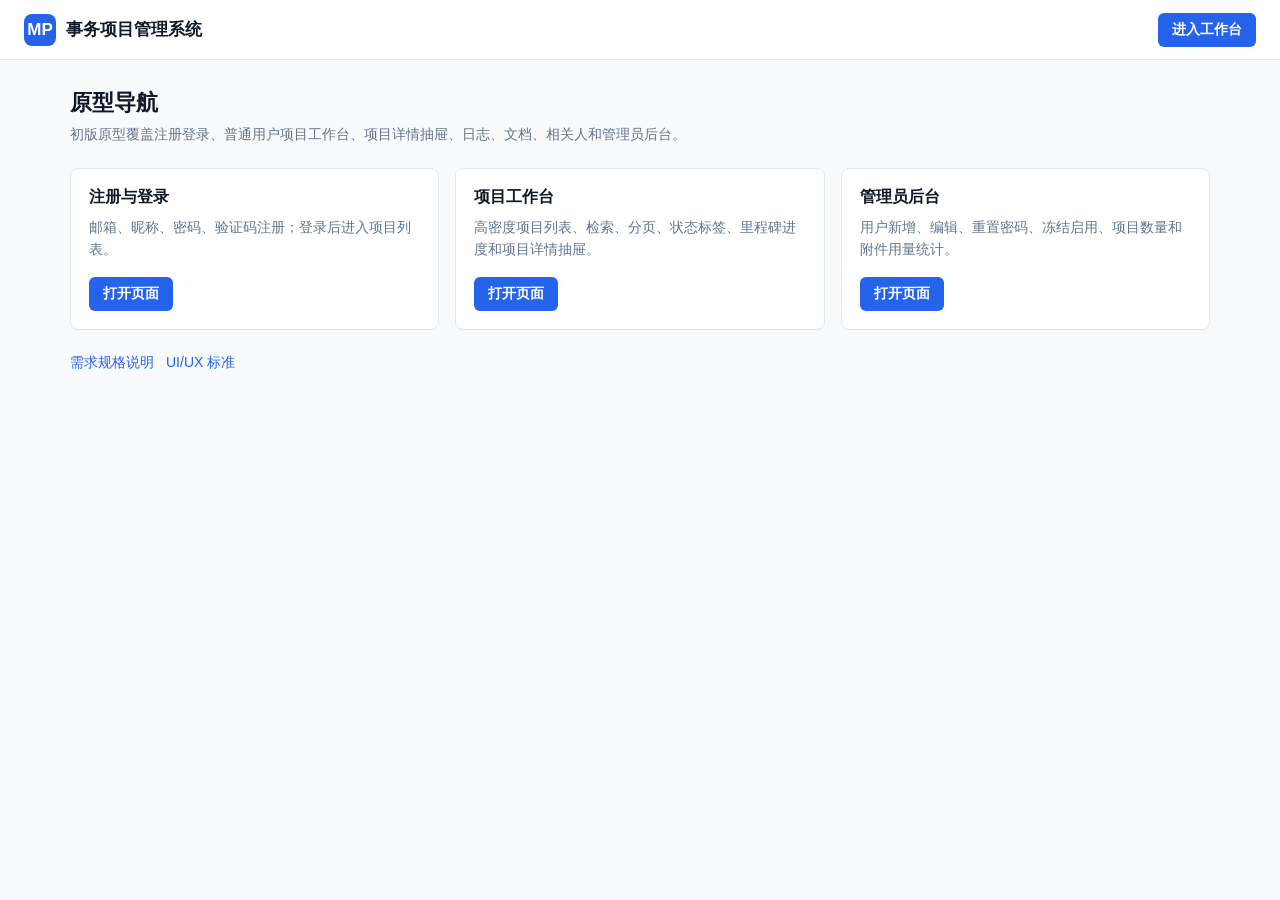
<file: docs/03-prototypes/index.html>
<!DOCTYPE html>
<html lang="zh-CN">
<head>
  <meta charset="UTF-8">
  <meta name="viewport" content="width=device-width, initial-scale=1.0">
  <title>个人工作事务项目管理系统 - 原型导航</title>
  <style>
    * { box-sizing: border-box; }
    body {
      margin: 0;
      font-family: -apple-system, BlinkMacSystemFont, "Segoe UI", "PingFang SC", "Microsoft YaHei", Arial, sans-serif;
      background: #f8fafc;
      color: #111827;
      font-size: 14px;
    }
    header {
      height: 60px;
      background: #fff;
      border-bottom: 1px solid #e2e8f0;
      display: flex;
      align-items: center;
      justify-content: space-between;
      padding: 0 24px;
    }
    .brand { display: flex; align-items: center; gap: 10px; font-weight: 700; font-size: 17px; }
    .logo { width: 32px; height: 32px; border-radius: 8px; background: #2563eb; color: #fff; display: grid; place-items: center; }
    main { max-width: 1180px; margin: 28px auto; padding: 0 20px; }
    h1 { font-size: 22px; margin: 0 0 8px; }
    .sub { color: #64748b; margin: 0 0 24px; }
    .grid { display: grid; grid-template-columns: repeat(3, minmax(0, 1fr)); gap: 16px; }
    .card { background: #fff; border: 1px solid #e2e8f0; border-radius: 8px; padding: 18px; }
    .card h2 { font-size: 16px; margin: 0 0 8px; }
    .card p { color: #64748b; line-height: 1.6; min-height: 44px; margin: 0 0 16px; }
    a.btn { display: inline-block; text-decoration: none; color: #fff; background: #2563eb; padding: 8px 14px; border-radius: 6px; font-weight: 600; }
    .links { margin-top: 24px; display: flex; gap: 12px; flex-wrap: wrap; }
    .links a { color: #2563eb; text-decoration: none; }
    @media (max-width: 820px) { .grid { grid-template-columns: 1fr; } header { padding: 0 16px; } }
  </style>
</head>
<body>
  <header>
    <div class="brand"><div class="logo">MP</div><span>事务项目管理系统</span></div>
    <a href="app.html" class="btn">进入工作台</a>
  </header>
  <main>
    <h1>原型导航</h1>
    <p class="sub">初版原型覆盖注册登录、普通用户项目工作台、项目详情抽屉、日志、文档、相关人和管理员后台。</p>
    <section class="grid">
      <article class="card">
        <h2>注册与登录</h2>
        <p>邮箱、昵称、密码、验证码注册；登录后进入项目列表。</p>
        <a class="btn" href="auth.html">打开页面</a>
      </article>
      <article class="card">
        <h2>项目工作台</h2>
        <p>高密度项目列表、检索、分页、状态标签、里程碑进度和项目详情抽屉。</p>
        <a class="btn" href="app.html">打开页面</a>
      </article>
      <article class="card">
        <h2>管理员后台</h2>
        <p>用户新增、编辑、重置密码、冻结启用、项目数量和附件用量统计。</p>
        <a class="btn" href="admin.html">打开页面</a>
      </article>
    </section>
    <div class="links">
      <a href="../02-requirements.md">需求规格说明</a>
      <a href="../../references/ui-ux-standards.md">UI/UX 标准</a>
    </div>
  </main>
</body>
</html>
</file>
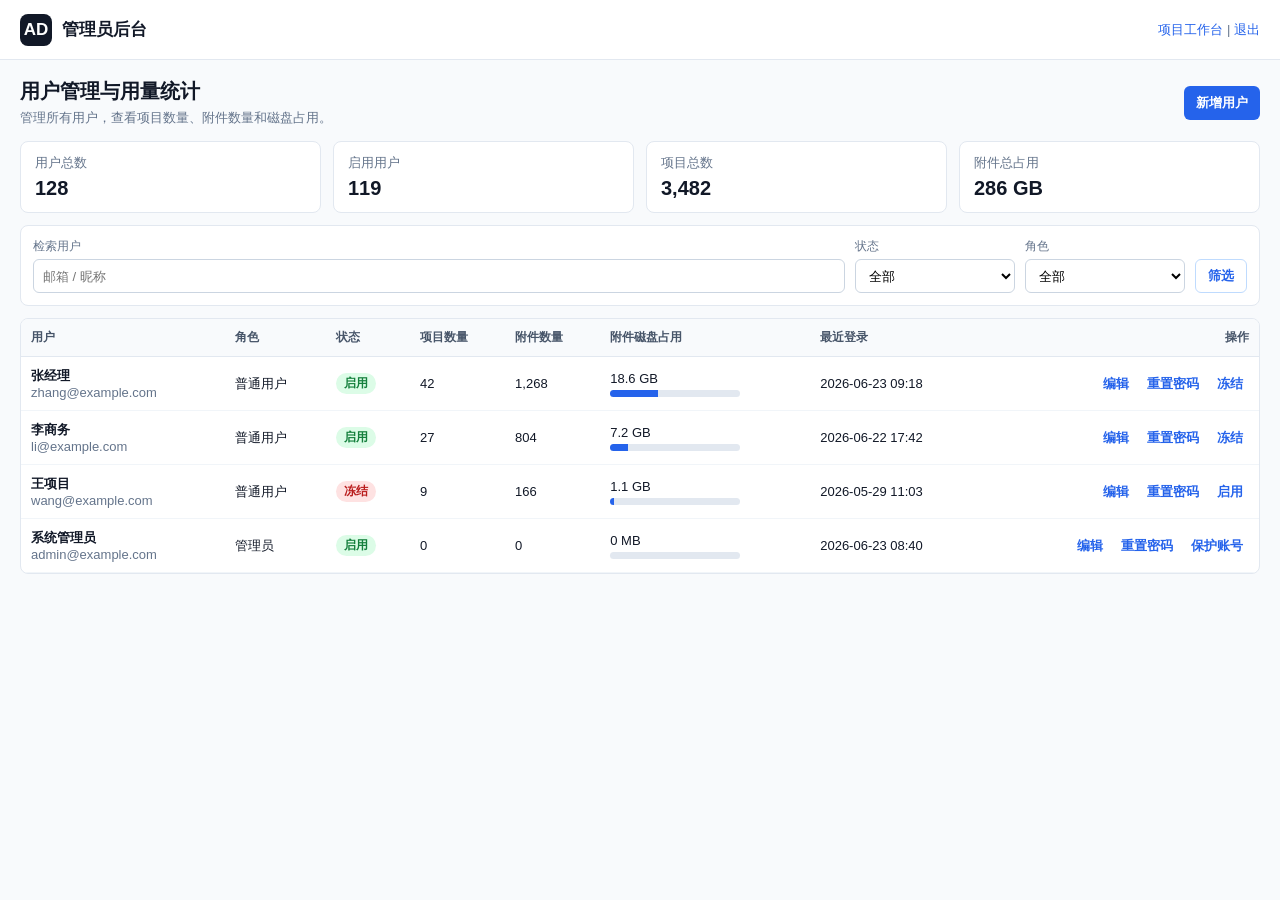
<file: docs/03-prototypes/admin.html>
<!DOCTYPE html>
<html lang="zh-CN">
<head>
  <meta charset="UTF-8">
  <meta name="viewport" content="width=device-width, initial-scale=1.0">
  <title>管理员后台 - 原型</title>
  <style>
    * { box-sizing: border-box; }
    body {
      margin: 0;
      font-family: -apple-system, BlinkMacSystemFont, "Segoe UI", "PingFang SC", "Microsoft YaHei", Arial, sans-serif;
      background: #f8fafc;
      color: #111827;
      font-size: 13px;
    }
    button, input, select { font: inherit; }
    header {
      height: 60px;
      background: #fff;
      border-bottom: 1px solid #e2e8f0;
      display: flex;
      align-items: center;
      justify-content: space-between;
      padding: 0 20px;
    }
    .brand { display: flex; align-items: center; gap: 10px; font-weight: 700; font-size: 17px; }
    .logo { width: 32px; height: 32px; border-radius: 8px; background: #111827; color: #fff; display: grid; place-items: center; }
    main { padding: 18px 20px 28px; }
    .topline { display: flex; justify-content: space-between; gap: 12px; align-items: center; margin-bottom: 14px; }
    h1 { font-size: 20px; margin: 0 0 4px; }
    .muted { color: #64748b; }
    .btn {
      border: 0;
      background: #2563eb;
      color: #fff;
      border-radius: 6px;
      min-height: 34px;
      padding: 7px 12px;
      font-weight: 600;
      cursor: pointer;
      white-space: nowrap;
    }
    .btn.secondary { background: #fff; color: #2563eb; border: 1px solid #bfdbfe; }
    .btn.text { background: transparent; color: #2563eb; padding: 4px 6px; min-height: 26px; }
    .btn.danger { background: #dc2626; }
    .stats { display: grid; grid-template-columns: repeat(4, 1fr); gap: 12px; margin-bottom: 12px; }
    .card { background: #fff; border: 1px solid #e2e8f0; border-radius: 8px; padding: 12px 14px; }
    .card span { color: #64748b; display: block; margin-bottom: 5px; }
    .card strong { font-size: 20px; }
    .filter { background: #fff; border: 1px solid #e2e8f0; border-radius: 8px; padding: 12px; display: grid; grid-template-columns: 1.5fr 160px 160px auto; gap: 10px; align-items: end; margin-bottom: 12px; }
    label { display: block; font-size: 12px; color: #64748b; margin-bottom: 4px; }
    input, select { width: 100%; min-height: 34px; border: 1px solid #cbd5e1; border-radius: 6px; padding: 6px 9px; background: #fff; }
    .tablebox { background: #fff; border: 1px solid #e2e8f0; border-radius: 8px; overflow: hidden; }
    table { width: 100%; border-collapse: collapse; }
    th { background: #f8fafc; color: #475569; font-size: 12px; text-align: left; padding: 10px; border-bottom: 1px solid #e2e8f0; white-space: nowrap; }
    td { padding: 10px; border-bottom: 1px solid #f1f5f9; vertical-align: middle; }
    tr:hover td { background: #f8fafc; }
    .tag { display: inline-flex; align-items: center; border-radius: 999px; padding: 2px 8px; font-size: 12px; font-weight: 600; white-space: nowrap; }
    .tag.green { background: #dcfce7; color: #15803d; }
    .tag.red { background: #fee2e2; color: #b91c1c; }
    .tag.gray { background: #e2e8f0; color: #334155; }
    .ops { display: flex; gap: 6px; justify-content: flex-end; flex-wrap: wrap; }
    .usage { width: 130px; height: 7px; background: #e2e8f0; border-radius: 999px; overflow: hidden; margin-top: 4px; }
    .bar { height: 100%; background: #2563eb; }
    .modal-mask { position: fixed; inset: 0; background: rgba(15,23,42,.38); display: none; place-items: center; padding: 20px; }
    .modal-mask.show { display: grid; }
    .modal { width: min(520px, 100%); background: #fff; border-radius: 8px; border: 1px solid #e2e8f0; padding: 18px; }
    .modal h2 { margin: 0 0 12px; font-size: 17px; }
    .formgrid { display: grid; grid-template-columns: 1fr 1fr; gap: 10px; }
    .modal-actions { display: flex; justify-content: flex-end; gap: 8px; margin-top: 16px; }
    .toast { position: fixed; right: 18px; bottom: 18px; background: #111827; color: #fff; padding: 10px 14px; border-radius: 6px; opacity: 0; transform: translateY(8px); transition: .2s; }
    .toast.show { opacity: 1; transform: translateY(0); }
    a { color: #2563eb; text-decoration: none; }
    @media (max-width: 960px) {
      .stats { grid-template-columns: repeat(2, 1fr); }
      .filter { grid-template-columns: 1fr 1fr; }
      .tablebox { overflow-x: auto; }
      table { min-width: 980px; }
    }
    @media (max-width: 620px) {
      header { padding: 0 12px; }
      main { padding: 12px; }
      .stats, .filter, .formgrid { grid-template-columns: 1fr; }
      .topline { align-items: stretch; flex-direction: column; }
    }
  </style>
</head>
<body>
  <header>
    <div class="brand"><div class="logo">AD</div><span>管理员后台</span></div>
    <div><a href="app.html">项目工作台</a> <span class="muted">|</span> <a href="auth.html">退出</a></div>
  </header>
  <main>
    <section class="topline">
      <div>
        <h1>用户管理与用量统计</h1>
        <div class="muted">管理所有用户，查看项目数量、附件数量和磁盘占用。</div>
      </div>
      <button class="btn" onclick="openModal('新增用户')">新增用户</button>
    </section>

    <section class="stats">
      <div class="card"><span>用户总数</span><strong>128</strong></div>
      <div class="card"><span>启用用户</span><strong>119</strong></div>
      <div class="card"><span>项目总数</span><strong>3,482</strong></div>
      <div class="card"><span>附件总占用</span><strong>286 GB</strong></div>
    </section>

    <section class="filter">
      <div><label>检索用户</label><input placeholder="邮箱 / 昵称"></div>
      <div><label>状态</label><select><option>全部</option><option>启用</option><option>冻结</option></select></div>
      <div><label>角色</label><select><option>全部</option><option>普通用户</option><option>管理员</option></select></div>
      <button class="btn secondary" onclick="showToast('用户列表已刷新')">筛选</button>
    </section>

    <section class="tablebox">
      <table>
        <thead>
          <tr>
            <th>用户</th>
            <th>角色</th>
            <th>状态</th>
            <th>项目数量</th>
            <th>附件数量</th>
            <th>附件磁盘占用</th>
            <th>最近登录</th>
            <th style="text-align:right;">操作</th>
          </tr>
        </thead>
        <tbody>
          <tr>
            <td><strong>张经理</strong><br><span class="muted">zhang@example.com</span></td>
            <td>普通用户</td>
            <td><span class="tag green">启用</span></td>
            <td>42</td>
            <td>1,268</td>
            <td>18.6 GB<div class="usage"><div class="bar" style="width:37%"></div></div></td>
            <td>2026-06-23 09:18</td>
            <td><div class="ops"><button class="btn text" onclick="openModal('编辑用户')">编辑</button><button class="btn text" onclick="showToast('已发送临时密码')">重置密码</button><button class="btn text" onclick="showToast('用户已冻结')">冻结</button></div></td>
          </tr>
          <tr>
            <td><strong>李商务</strong><br><span class="muted">li@example.com</span></td>
            <td>普通用户</td>
            <td><span class="tag green">启用</span></td>
            <td>27</td>
            <td>804</td>
            <td>7.2 GB<div class="usage"><div class="bar" style="width:14%"></div></div></td>
            <td>2026-06-22 17:42</td>
            <td><div class="ops"><button class="btn text" onclick="openModal('编辑用户')">编辑</button><button class="btn text" onclick="showToast('已发送临时密码')">重置密码</button><button class="btn text" onclick="showToast('用户已冻结')">冻结</button></div></td>
          </tr>
          <tr>
            <td><strong>王项目</strong><br><span class="muted">wang@example.com</span></td>
            <td>普通用户</td>
            <td><span class="tag red">冻结</span></td>
            <td>9</td>
            <td>166</td>
            <td>1.1 GB<div class="usage"><div class="bar" style="width:3%"></div></div></td>
            <td>2026-05-29 11:03</td>
            <td><div class="ops"><button class="btn text" onclick="openModal('编辑用户')">编辑</button><button class="btn text" onclick="showToast('已发送临时密码')">重置密码</button><button class="btn text" onclick="showToast('用户已启用')">启用</button></div></td>
          </tr>
          <tr>
            <td><strong>系统管理员</strong><br><span class="muted">admin@example.com</span></td>
            <td>管理员</td>
            <td><span class="tag green">启用</span></td>
            <td>0</td>
            <td>0</td>
            <td>0 MB<div class="usage"><div class="bar" style="width:0%"></div></div></td>
            <td>2026-06-23 08:40</td>
            <td><div class="ops"><button class="btn text" onclick="openModal('编辑用户')">编辑</button><button class="btn text" onclick="showToast('管理员密码已重置')">重置密码</button><button class="btn text">保护账号</button></div></td>
          </tr>
        </tbody>
      </table>
    </section>
  </main>

  <div id="modalMask" class="modal-mask">
    <section class="modal">
      <h2 id="modalTitle">新增用户</h2>
      <div class="formgrid">
        <div><label>邮箱</label><input value="new@example.com"></div>
        <div><label>昵称</label><input value="新用户"></div>
        <div><label>角色</label><select><option>普通用户</option><option>管理员</option></select></div>
        <div><label>状态</label><select><option>启用</option><option>冻结</option></select></div>
      </div>
      <div class="modal-actions">
        <button class="btn secondary" onclick="closeModal()">取消</button>
        <button class="btn" onclick="closeModal(); showToast('用户信息已保存')">保存</button>
      </div>
    </section>
  </div>
  <div id="toast" class="toast"></div>
  <script>
    function openModal(title) {
      document.getElementById('modalTitle').textContent = title;
      document.getElementById('modalMask').classList.add('show');
    }
    function closeModal() {
      document.getElementById('modalMask').classList.remove('show');
    }
    function showToast(text) {
      const toast = document.getElementById('toast');
      toast.textContent = text;
      toast.classList.add('show');
      setTimeout(() => toast.classList.remove('show'), 1800);
    }
  </script>
</body>
</html>
</file>
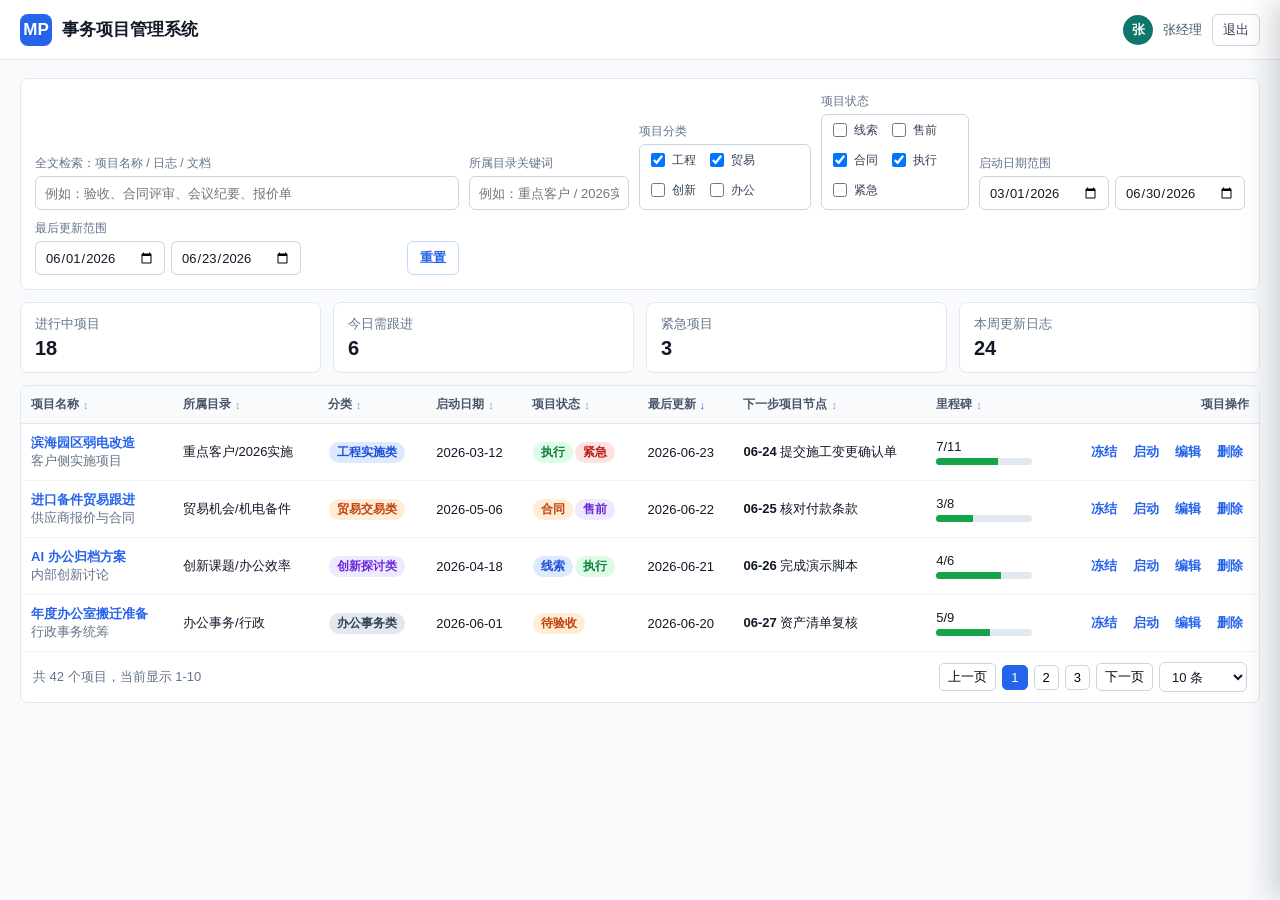
<file: docs/03-prototypes/app.html>
<!DOCTYPE html>
<html lang="zh-CN">
<head>
  <meta charset="UTF-8">
  <meta name="viewport" content="width=device-width, initial-scale=1.0">
  <title>项目工作台 - 原型</title>
  <style>
    * { box-sizing: border-box; }
    body {
      margin: 0;
      font-family: -apple-system, BlinkMacSystemFont, "Segoe UI", "PingFang SC", "Microsoft YaHei", Arial, sans-serif;
      background: #f8fafc;
      color: #111827;
      font-size: 13px;
    }
    button, input, select, textarea { font: inherit; }
    header {
      height: 60px;
      background: #fff;
      border-bottom: 1px solid #e2e8f0;
      display: flex;
      align-items: center;
      justify-content: space-between;
      padding: 0 20px;
      position: sticky;
      top: 0;
      z-index: 5;
    }
    .brand { display: flex; align-items: center; gap: 10px; font-weight: 700; font-size: 17px; }
    .logo { width: 32px; height: 32px; border-radius: 8px; background: #2563eb; color: #fff; display: grid; place-items: center; }
    .userbar { display: flex; align-items: center; gap: 10px; color: #475569; }
    .avatar { width: 30px; height: 30px; border-radius: 50%; background: #0f766e; color: #fff; display: grid; place-items: center; font-weight: 700; }
    .logout { border: 1px solid #cbd5e1; background: #fff; color: #334155; border-radius: 6px; padding: 6px 10px; cursor: pointer; }
    main { padding: 18px 20px 26px; }
    .toolbar {
      background: #fff;
      border: 1px solid #e2e8f0;
      border-radius: 8px;
      padding: 14px;
      display: grid;
      grid-template-columns: 1.35fr 1fr 1.08fr 1.16fr 1fr 1fr;
      gap: 10px;
      align-items: end;
      margin-bottom: 12px;
    }
    .toolbar .wide { grid-column: span 2; }
    .toolbar .actions { display: flex; justify-content: flex-end; align-items: end; }
    label { display: block; font-size: 12px; color: #64748b; margin-bottom: 4px; }
    input, select, textarea {
      width: 100%;
      border: 1px solid #cbd5e1;
      border-radius: 6px;
      min-height: 34px;
      padding: 6px 9px;
      background: #fff;
      color: #111827;
    }
    input:focus, select:focus, textarea:focus { outline: 2px solid #bfdbfe; border-color: #2563eb; }
    .checks {
      min-height: 34px;
      border: 1px solid #cbd5e1;
      border-radius: 6px;
      background: #fff;
      padding: 5px 7px;
      display: flex;
      flex-wrap: wrap;
      gap: 6px 10px;
      align-items: center;
    }
    .check {
      display: inline-flex;
      align-items: center;
      gap: 4px;
      font-size: 12px;
      color: #334155;
      white-space: nowrap;
    }
    .check input { width: 14px; height: 14px; min-height: 14px; padding: 0; }
    .date-range { display: grid; grid-template-columns: 1fr 1fr; gap: 6px; }
    .btn {
      border: 0;
      background: #2563eb;
      color: #fff;
      border-radius: 6px;
      min-height: 34px;
      padding: 7px 12px;
      font-weight: 600;
      cursor: pointer;
      white-space: nowrap;
    }
    .btn.secondary { background: #fff; color: #2563eb; border: 1px solid #bfdbfe; }
    .btn.warn { background: #d97706; }
    .btn.danger { background: #dc2626; }
    .btn.text { background: transparent; color: #2563eb; padding: 4px 6px; min-height: 26px; }
    .summary { display: grid; grid-template-columns: repeat(4, 1fr); gap: 12px; margin-bottom: 12px; }
    .metric { background: #fff; border: 1px solid #e2e8f0; border-radius: 8px; padding: 12px 14px; }
    .metric span { color: #64748b; display: block; margin-bottom: 4px; }
    .metric strong { font-size: 20px; }
    .tablebox { background: #fff; border: 1px solid #e2e8f0; border-radius: 8px; overflow: hidden; }
    table { width: 100%; border-collapse: collapse; }
    th { background: #f8fafc; color: #475569; font-size: 12px; text-align: left; padding: 10px 10px; border-bottom: 1px solid #e2e8f0; white-space: nowrap; }
    .sort {
      border: 0;
      background: transparent;
      color: inherit;
      padding: 0;
      font-weight: 700;
      cursor: pointer;
      display: inline-flex;
      gap: 4px;
      align-items: center;
    }
    .sort::after { content: "↕"; color: #94a3b8; font-size: 11px; }
    .sort.asc::after { content: "↑"; color: #2563eb; }
    .sort.desc::after { content: "↓"; color: #2563eb; }
    td { padding: 10px; border-bottom: 1px solid #f1f5f9; vertical-align: middle; }
    tr:hover td { background: #f8fafc; }
    .project-link { border: 0; background: transparent; color: #2563eb; cursor: pointer; font-weight: 700; padding: 0; text-align: left; }
    .muted { color: #64748b; }
    .tag { display: inline-flex; align-items: center; border-radius: 999px; padding: 2px 8px; font-size: 12px; font-weight: 600; margin: 1px; white-space: nowrap; }
    .tag.blue { background: #dbeafe; color: #1d4ed8; }
    .tag.green { background: #dcfce7; color: #15803d; }
    .tag.orange { background: #ffedd5; color: #c2410c; }
    .tag.red { background: #fee2e2; color: #b91c1c; }
    .tag.purple { background: #ede9fe; color: #6d28d9; }
    .tag.gray { background: #e2e8f0; color: #334155; }
    .progress { width: 96px; height: 7px; background: #e2e8f0; border-radius: 999px; overflow: hidden; margin-top: 4px; }
    .bar { height: 100%; background: #16a34a; }
    .ops { display: flex; flex-wrap: wrap; gap: 4px; justify-content: flex-end; }
    .pager { display: flex; justify-content: space-between; align-items: center; padding: 10px 12px; color: #64748b; }
    .pages { display: flex; gap: 6px; align-items: center; }
    .page { border: 1px solid #cbd5e1; background: #fff; border-radius: 5px; padding: 4px 8px; cursor: pointer; }
    .page.active { background: #2563eb; color: #fff; border-color: #2563eb; }
    .page-size { width: 88px; min-height: 30px; padding: 4px 8px; }
    .drawer-mask { position: fixed; inset: 0; background: rgba(15,23,42,.36); z-index: 9; display: none; }
    .drawer { position: fixed; top: 0; right: 0; width: min(860px, 94vw); height: 100vh; background: #fff; z-index: 10; transform: translateX(100%); transition: .22s; display: flex; flex-direction: column; box-shadow: -8px 0 28px rgba(15,23,42,.18); }
    .drawer.open { transform: translateX(0); }
    .drawer-mask.show { display: block; }
    .drawer-head { padding: 16px 18px 12px; border-bottom: 1px solid #e2e8f0; }
    .head-row { display: flex; justify-content: space-between; gap: 12px; align-items: start; }
    .drawer h2 { margin: 0 0 8px; font-size: 18px; }
    .close { border: 1px solid #cbd5e1; background: #fff; border-radius: 6px; padding: 5px 9px; cursor: pointer; }
    .tabs { display: flex; gap: 4px; padding: 10px 18px 0; border-bottom: 1px solid #e2e8f0; }
    .tab { border: 0; background: transparent; padding: 10px 12px; border-bottom: 2px solid transparent; cursor: pointer; font-weight: 700; color: #475569; }
    .tab.active { color: #2563eb; border-bottom-color: #2563eb; }
    .drawer-body { padding: 16px 18px 24px; overflow: auto; }
    .tabpage { display: none; }
    .tabpage.active { display: block; }
    .split { display: grid; grid-template-columns: 240px 1fr; gap: 14px; }
    .box { border: 1px solid #e2e8f0; border-radius: 8px; background: #fff; padding: 12px; }
    .box h3 { margin: 0 0 10px; font-size: 15px; }
    .mile { display: grid; grid-template-columns: 90px 1fr auto; gap: 10px; padding: 10px 0; border-bottom: 1px solid #f1f5f9; align-items: center; }
    .calendar { display: grid; grid-template-columns: repeat(7, 1fr); gap: 6px; }
    .day { min-height: 46px; border: 1px solid #e2e8f0; border-radius: 6px; padding: 6px; cursor: pointer; background: #fff; }
    .day.active { border-color: #2563eb; background: #eff6ff; }
    .day.haslog::after { content: ""; display: block; width: 6px; height: 6px; background: #16a34a; border-radius: 50%; margin-top: 5px; }
    .editor { min-height: 210px; line-height: 1.7; }
    .tree div { padding: 6px 0; border-bottom: 1px solid #f1f5f9; }
    .file-row { display: grid; grid-template-columns: 1fr 90px 110px auto; gap: 8px; align-items: center; padding: 8px 0; border-bottom: 1px solid #f1f5f9; }
    .person { display: grid; grid-template-columns: 1fr 1fr 1fr auto; gap: 10px; padding: 9px 0; border-bottom: 1px solid #f1f5f9; align-items: center; }
    .toast { position: fixed; right: 18px; bottom: 18px; background: #111827; color: #fff; padding: 10px 14px; border-radius: 6px; opacity: 0; transform: translateY(8px); transition: .2s; z-index: 20; }
    .toast.show { opacity: 1; transform: translateY(0); }
    @media (max-width: 1100px) {
      .toolbar { grid-template-columns: 1fr 1fr; }
      .summary { grid-template-columns: repeat(2, 1fr); }
      .tablebox { overflow-x: auto; }
      table { min-width: 1120px; }
    }
    @media (max-width: 720px) {
      header { padding: 0 12px; }
      .userbar span { display: none; }
      main { padding: 12px; }
      .toolbar, .summary, .split { grid-template-columns: 1fr; }
      .tabs { overflow-x: auto; }
      .file-row, .person, .mile { grid-template-columns: 1fr; }
    }
  </style>
</head>
<body>
  <header>
    <div class="brand"><div class="logo">MP</div><span>事务项目管理系统</span></div>
    <div class="userbar">
      <div class="avatar">张</div>
      <span>张经理</span>
      <button class="logout" onclick="location.href='auth.html'">退出</button>
    </div>
  </header>
  <main>
    <section class="toolbar">
      <div class="wide">
        <label>全文检索：项目名称 / 日志 / 文档</label>
        <input class="auto-filter" id="q" placeholder="例如：验收、合同评审、会议纪要、报价单">
      </div>
      <div>
        <label>所属目录关键词</label>
        <input class="auto-filter" id="folderKeyword" placeholder="例如：重点客户 / 2026实施">
      </div>
      <div>
        <label>项目分类</label>
        <div class="checks" aria-label="项目分类多选">
          <label class="check"><input class="auto-filter" type="checkbox" checked>工程</label>
          <label class="check"><input class="auto-filter" type="checkbox" checked>贸易</label>
          <label class="check"><input class="auto-filter" type="checkbox">创新</label>
          <label class="check"><input class="auto-filter" type="checkbox">办公</label>
        </div>
      </div>
      <div>
        <label>项目状态</label>
        <div class="checks" aria-label="项目状态多选">
          <label class="check"><input class="auto-filter" type="checkbox">线索</label>
          <label class="check"><input class="auto-filter" type="checkbox">售前</label>
          <label class="check"><input class="auto-filter" type="checkbox" checked>合同</label>
          <label class="check"><input class="auto-filter" type="checkbox" checked>执行</label>
          <label class="check"><input class="auto-filter" type="checkbox">紧急</label>
        </div>
      </div>
      <div>
        <label>启动日期范围</label>
        <div class="date-range">
          <input class="auto-filter" type="date" value="2026-03-01" aria-label="启动日期开始">
          <input class="auto-filter" type="date" value="2026-06-30" aria-label="启动日期结束">
        </div>
      </div>
      <div>
        <label>最后更新范围</label>
        <div class="date-range">
          <input class="auto-filter" type="date" value="2026-06-01" aria-label="最后更新开始">
          <input class="auto-filter" type="date" value="2026-06-23" aria-label="最后更新结束">
        </div>
      </div>
      <div class="actions">
        <button class="btn secondary" onclick="showToast('筛选条件已重置，列表已刷新')">重置</button>
      </div>
    </section>

    <section class="summary">
      <div class="metric"><span>进行中项目</span><strong>18</strong></div>
      <div class="metric"><span>今日需跟进</span><strong>6</strong></div>
      <div class="metric"><span>紧急项目</span><strong>3</strong></div>
      <div class="metric"><span>本周更新日志</span><strong>24</strong></div>
    </section>

    <section class="tablebox">
      <table>
        <thead>
          <tr>
            <th><button class="sort" data-sort="name">项目名称</button></th>
            <th><button class="sort" data-sort="folder">所属目录</button></th>
            <th><button class="sort" data-sort="category">分类</button></th>
            <th><button class="sort" data-sort="start">启动日期</button></th>
            <th><button class="sort" data-sort="status">项目状态</button></th>
            <th><button class="sort desc" data-sort="updated">最后更新</button></th>
            <th><button class="sort" data-sort="next">下一步项目节点</button></th>
            <th><button class="sort" data-sort="milestone">里程碑</button></th>
            <th style="text-align:right;">项目操作</th>
          </tr>
        </thead>
        <tbody id="projectRows">
          <tr data-name="滨海园区弱电改造" data-folder="重点客户/2026实施" data-category="工程实施类" data-start="2026-03-12" data-status="执行 紧急" data-updated="2026-06-23" data-next="2026-06-24" data-milestone="0.64">
            <td><button class="project-link" onclick="openDrawer('滨海园区弱电改造')">滨海园区弱电改造</button><br><span class="muted">客户侧实施项目</span></td>
            <td>重点客户/2026实施</td>
            <td><span class="tag blue">工程实施类</span></td>
            <td>2026-03-12</td>
            <td><span class="tag green">执行</span><span class="tag red">紧急</span></td>
            <td>2026-06-23</td>
            <td><strong>06-24</strong> 提交施工变更确认单</td>
            <td>7/11<div class="progress"><div class="bar" style="width:64%"></div></div></td>
            <td><div class="ops"><button class="btn text" onclick="showToast('项目已冻结')">冻结</button><button class="btn text" onclick="showToast('项目已启动')">启动</button><button class="btn text" onclick="showToast('打开基础信息编辑')">编辑</button><button class="btn text" onclick="confirmDelete()">删除</button></div></td>
          </tr>
          <tr data-name="进口备件贸易跟进" data-folder="贸易机会/机电备件" data-category="贸易交易类" data-start="2026-05-06" data-status="合同 售前" data-updated="2026-06-22" data-next="2026-06-25" data-milestone="0.38">
            <td><button class="project-link" onclick="openDrawer('进口备件贸易跟进')">进口备件贸易跟进</button><br><span class="muted">供应商报价与合同</span></td>
            <td>贸易机会/机电备件</td>
            <td><span class="tag orange">贸易交易类</span></td>
            <td>2026-05-06</td>
            <td><span class="tag orange">合同</span><span class="tag purple">售前</span></td>
            <td>2026-06-22</td>
            <td><strong>06-25</strong> 核对付款条款</td>
            <td>3/8<div class="progress"><div class="bar" style="width:38%"></div></div></td>
            <td><div class="ops"><button class="btn text">冻结</button><button class="btn text">启动</button><button class="btn text">编辑</button><button class="btn text" onclick="confirmDelete()">删除</button></div></td>
          </tr>
          <tr data-name="AI 办公归档方案" data-folder="创新课题/办公效率" data-category="创新探讨类" data-start="2026-04-18" data-status="线索 执行" data-updated="2026-06-21" data-next="2026-06-26" data-milestone="0.67">
            <td><button class="project-link" onclick="openDrawer('AI 办公归档方案')">AI 办公归档方案</button><br><span class="muted">内部创新讨论</span></td>
            <td>创新课题/办公效率</td>
            <td><span class="tag purple">创新探讨类</span></td>
            <td>2026-04-18</td>
            <td><span class="tag blue">线索</span><span class="tag green">执行</span></td>
            <td>2026-06-21</td>
            <td><strong>06-26</strong> 完成演示脚本</td>
            <td>4/6<div class="progress"><div class="bar" style="width:67%"></div></div></td>
            <td><div class="ops"><button class="btn text">冻结</button><button class="btn text">启动</button><button class="btn text">编辑</button><button class="btn text" onclick="confirmDelete()">删除</button></div></td>
          </tr>
          <tr data-name="年度办公室搬迁准备" data-folder="办公事务/行政" data-category="办公事务类" data-start="2026-06-01" data-status="待验收" data-updated="2026-06-20" data-next="2026-06-27" data-milestone="0.56">
            <td><button class="project-link" onclick="openDrawer('年度办公室搬迁准备')">年度办公室搬迁准备</button><br><span class="muted">行政事务统筹</span></td>
            <td>办公事务/行政</td>
            <td><span class="tag gray">办公事务类</span></td>
            <td>2026-06-01</td>
            <td><span class="tag orange">待验收</span></td>
            <td>2026-06-20</td>
            <td><strong>06-27</strong> 资产清单复核</td>
            <td>5/9<div class="progress"><div class="bar" style="width:56%"></div></div></td>
            <td><div class="ops"><button class="btn text">冻结</button><button class="btn text">启动</button><button class="btn text">编辑</button><button class="btn text" onclick="confirmDelete()">删除</button></div></td>
          </tr>
        </tbody>
      </table>
      <div class="pager">
        <span>共 42 个项目，当前显示 1-10</span>
        <div class="pages">
          <button class="page">上一页</button>
          <button class="page active">1</button>
          <button class="page">2</button>
          <button class="page">3</button>
          <button class="page">下一页</button>
          <select class="page-size auto-filter" aria-label="每页条数"><option>10 条</option><option>20 条</option><option>50 条</option><option>100 条</option></select>
        </div>
      </div>
    </section>
  </main>

  <div id="mask" class="drawer-mask"></div>
  <aside id="drawer" class="drawer" aria-label="项目详情面板">
    <div class="drawer-head">
      <div class="head-row">
        <div>
          <h2 id="drawerTitle">滨海园区弱电改造</h2>
          <div><span class="tag blue">工程实施类</span><span class="tag green">执行</span><span class="tag red">紧急</span></div>
        </div>
        <button class="close" onclick="closeDrawer()">关闭</button>
      </div>
      <p class="muted">下一步：06-24 提交施工变更确认单；里程碑 7/11，最近日志更新于 2026-06-23。</p>
    </div>
    <nav class="tabs">
      <button class="tab active" data-tab="milestone">项目里程碑设计</button>
      <button class="tab" data-tab="log">项目日志</button>
      <button class="tab" data-tab="doc">项目相关文档</button>
      <button class="tab" data-tab="people">项目相关人</button>
    </nav>
    <div class="drawer-body">
      <section id="milestone" class="tabpage active">
        <div class="box">
          <h3>里程碑进度</h3>
          <div class="mile"><span>03-12</span><strong>项目启动会</strong><span class="tag green">已完成</span></div>
          <div class="mile"><span>04-02</span><strong>现场踏勘与清单确认</strong><span class="tag green">已完成</span></div>
          <div class="mile"><span>05-18</span><strong>主材到场验收</strong><span class="tag green">已完成</span></div>
          <div class="mile"><span>06-24</span><strong>施工变更确认单</strong><span class="tag red">延期</span></div>
          <div class="mile"><span>07-05</span><strong>联调测试</strong><span class="tag blue">进行中</span></div>
          <button class="btn secondary" onclick="showToast('新增里程碑行')">新增里程碑</button>
        </div>
      </section>
      <section id="log" class="tabpage">
        <div class="split">
          <div class="box">
            <h3>2026 年 6 月</h3>
            <div class="calendar">
              <div class="day">17</div><div class="day haslog">18</div><div class="day">19</div><div class="day haslog">20</div><div class="day">21</div><div class="day haslog">22</div><div class="day active haslog">23</div>
            </div>
            <p class="muted">支持周视图 / 月视图切换，有日志日期显示标记。</p>
          </div>
          <div class="box">
            <h3>06-23 项目日志</h3>
            <textarea class="editor">上午与客户确认弱电井施工窗口，客户要求把周五夜间施工改到周六上午。已同步施工队重新排班。

待办：
1. 06-24 前提交施工变更确认单。
2. 补充材料到场照片到 02.项目过程/现场照片。
3. 与采购确认备用交换机到货时间。</textarea>
            <button class="btn" onclick="showToast('日志已自动保存')">保存日志</button>
          </div>
        </div>
      </section>
      <section id="doc" class="tabpage">
        <div class="split">
          <div class="box tree">
            <h3>文档目录</h3>
            <div>01.项目启动</div>
            <div>02.项目过程 / 会议纪要</div>
            <div>02.项目过程 / 现场照片</div>
            <div>03.项目完结</div>
            <button class="btn secondary" onclick="showToast('新增目录')">新建目录</button>
          </div>
          <div class="box">
            <h3>当前目录文件</h3>
            <div class="file-row"><strong>施工变更确认单.docx</strong><span>86 KB</span><span class="tag orange">索引中</span><button class="btn text">预览</button></div>
            <div class="file-row"><strong>现场照片-弱电井.jpg</strong><span>2.4 MB</span><span class="tag green">已索引</span><button class="btn text">预览</button></div>
            <div class="file-row"><strong>联调计划.pdf</strong><span>640 KB</span><span class="tag green">已索引</span><button class="btn text">预览</button></div>
            <div class="file-row"><strong>资料归档.zip</strong><span>18 MB</span><span class="tag gray">仅下载</span><button class="btn text">下载</button></div>
            <button class="btn" onclick="showToast('打开上传文件/文件夹入口')">上传文件或文件夹</button>
          </div>
        </div>
      </section>
      <section id="people" class="tabpage">
        <div class="box">
          <h3>相关人</h3>
          <div class="person"><strong>李工</strong><span>客户信息中心</span><span>技术确认人</span><button class="btn text">编辑</button></div>
          <div class="person"><strong>周经理</strong><span>施工单位</span><span>现场负责人</span><button class="btn text">编辑</button></div>
          <div class="person"><strong>王会计</strong><span>客户财务部</span><span>付款资料</span><button class="btn text">编辑</button></div>
          <button class="btn secondary" onclick="showToast('新增相关人')">新增相关人</button>
        </div>
      </section>
    </div>
  </aside>
  <div id="toast" class="toast"></div>

  <script>
    const drawer = document.getElementById('drawer');
    const mask = document.getElementById('mask');
    function openDrawer(title) {
      document.getElementById('drawerTitle').textContent = title;
      drawer.classList.add('open');
      mask.classList.add('show');
    }
    function closeDrawer() {
      drawer.classList.remove('open');
      mask.classList.remove('show');
    }
    mask.addEventListener('click', closeDrawer);
    document.querySelectorAll('.tab').forEach(btn => {
      btn.addEventListener('click', () => {
        document.querySelectorAll('.tab').forEach(item => item.classList.remove('active'));
        document.querySelectorAll('.tabpage').forEach(item => item.classList.remove('active'));
        btn.classList.add('active');
        document.getElementById(btn.dataset.tab).classList.add('active');
      });
    });
    function showToast(text) {
      const toast = document.getElementById('toast');
      toast.textContent = text;
      toast.classList.add('show');
      setTimeout(() => toast.classList.remove('show'), 1800);
    }
    function confirmDelete() {
      if (confirm('确定要逻辑删除该项目吗？删除后普通列表不再显示。')) showToast('项目已逻辑删除');
    }
    let filterTimer;
    document.querySelectorAll('.auto-filter').forEach(control => {
      const eventName = control.type === 'text' || control.id === 'q' || control.id === 'folderKeyword' ? 'input' : 'change';
      control.addEventListener(eventName, () => {
        clearTimeout(filterTimer);
        filterTimer = setTimeout(() => showToast('筛选条件已变化，列表已自动刷新'), 280);
      });
    });
    document.querySelectorAll('.sort').forEach(btn => {
      btn.addEventListener('click', () => {
        const key = btn.dataset.sort;
        const nextDirection = btn.classList.contains('asc') ? 'desc' : 'asc';
        document.querySelectorAll('.sort').forEach(item => item.classList.remove('asc', 'desc'));
        btn.classList.add(nextDirection);
        sortProjectRows(key, nextDirection);
        showToast(`已按${btn.textContent}${nextDirection === 'asc' ? '升序' : '降序'}排序`);
      });
    });
    function sortProjectRows(key, direction) {
      const tbody = document.getElementById('projectRows');
      const rows = Array.from(tbody.querySelectorAll('tr'));
      rows.sort((a, b) => {
        const left = normalizeSortValue(a.dataset[key]);
        const right = normalizeSortValue(b.dataset[key]);
        if (left < right) return direction === 'asc' ? -1 : 1;
        if (left > right) return direction === 'asc' ? 1 : -1;
        return 0;
      });
      rows.forEach(row => tbody.appendChild(row));
    }
    function normalizeSortValue(value) {
      if (!value) return '';
      const numeric = Number(value);
      if (!Number.isNaN(numeric)) return numeric;
      return value.toLowerCase();
    }
  </script>
</body>
</html>
</file>
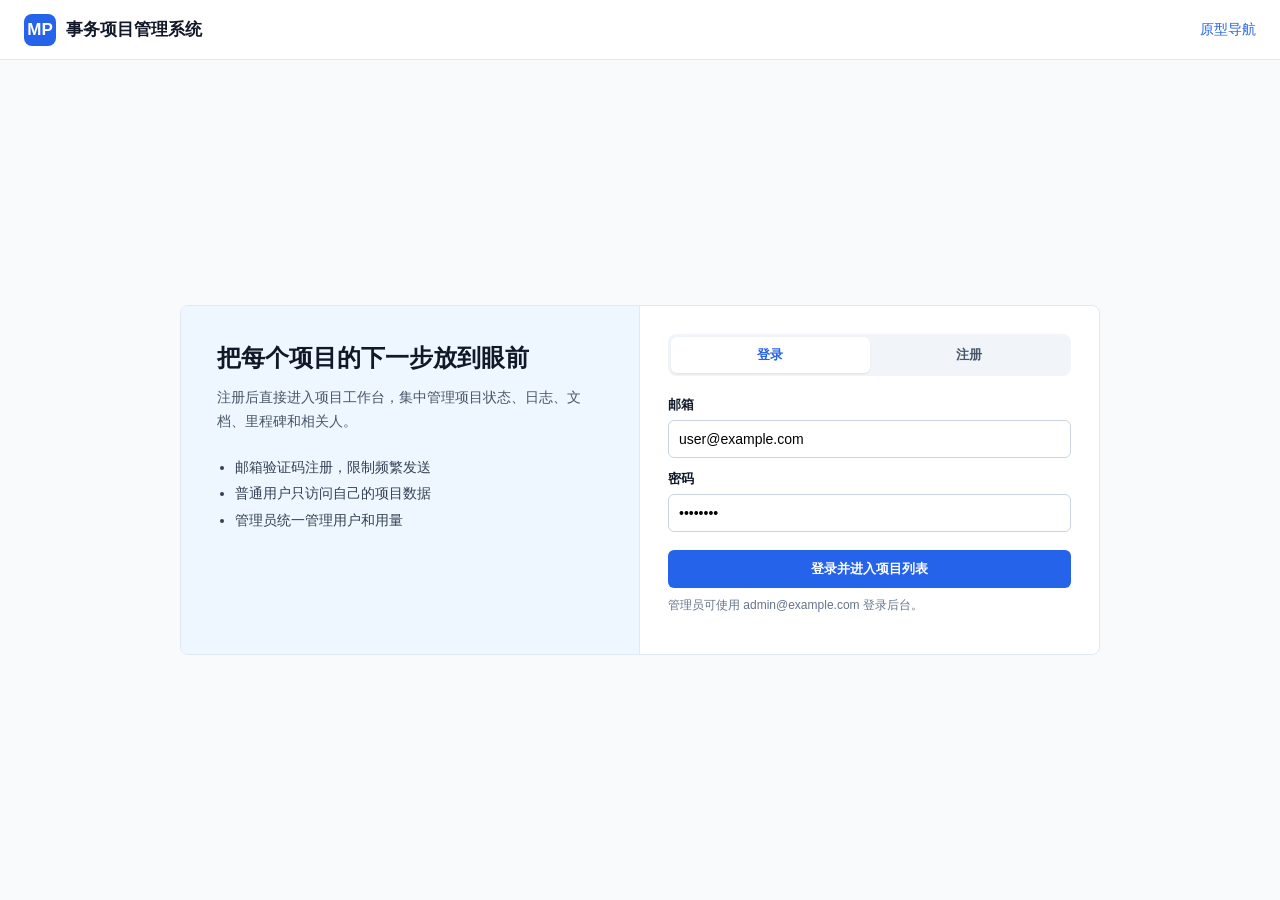
<file: docs/03-prototypes/auth.html>
<!DOCTYPE html>
<html lang="zh-CN">
<head>
  <meta charset="UTF-8">
  <meta name="viewport" content="width=device-width, initial-scale=1.0">
  <title>注册登录 - 原型</title>
  <style>
    * { box-sizing: border-box; }
    body {
      margin: 0;
      font-family: -apple-system, BlinkMacSystemFont, "Segoe UI", "PingFang SC", "Microsoft YaHei", Arial, sans-serif;
      background: #f8fafc;
      color: #111827;
      font-size: 14px;
    }
    header {
      height: 60px;
      background: #fff;
      border-bottom: 1px solid #e2e8f0;
      display: flex;
      align-items: center;
      justify-content: space-between;
      padding: 0 24px;
    }
    .brand { display: flex; align-items: center; gap: 10px; font-weight: 700; font-size: 17px; }
    .logo { width: 32px; height: 32px; border-radius: 8px; background: #2563eb; color: #fff; display: grid; place-items: center; }
    main { min-height: calc(100vh - 60px); display: grid; place-items: center; padding: 24px; }
    .panel { width: min(920px, 100%); display: grid; grid-template-columns: 1fr 1fr; gap: 0; background: #fff; border: 1px solid #e2e8f0; border-radius: 8px; overflow: hidden; }
    .intro { padding: 36px; background: #eef6ff; border-right: 1px solid #dbeafe; }
    .intro h1 { margin: 0 0 12px; font-size: 24px; }
    .intro p { color: #475569; line-height: 1.7; margin: 0 0 20px; }
    .intro ul { margin: 0; padding-left: 18px; color: #334155; line-height: 1.9; }
    .form { padding: 28px; }
    .tabs { display: flex; background: #f1f5f9; padding: 3px; border-radius: 8px; margin-bottom: 20px; }
    .tab { flex: 1; border: 0; background: transparent; padding: 9px; border-radius: 6px; cursor: pointer; font-weight: 600; color: #475569; }
    .tab.active { background: #fff; color: #2563eb; box-shadow: 0 1px 2px rgba(15,23,42,.08); }
    label { display: block; font-size: 13px; font-weight: 600; margin: 12px 0 6px; }
    input { width: 100%; height: 38px; border: 1px solid #cbd5e1; border-radius: 6px; padding: 0 10px; font-size: 14px; }
    input:focus { outline: 2px solid #bfdbfe; border-color: #2563eb; }
    .row { display: grid; grid-template-columns: 1fr auto; gap: 8px; align-items: end; }
    .btn { height: 38px; border: 0; border-radius: 6px; padding: 0 14px; background: #2563eb; color: #fff; font-weight: 600; cursor: pointer; }
    .btn.secondary { background: #fff; color: #2563eb; border: 1px solid #bfdbfe; }
    .btn.full { width: 100%; margin-top: 18px; }
    .hint { font-size: 12px; color: #64748b; margin-top: 8px; line-height: 1.5; }
    .hidden { display: none; }
    .toast { position: fixed; right: 18px; bottom: 18px; background: #111827; color: #fff; padding: 10px 14px; border-radius: 6px; opacity: 0; transform: translateY(8px); transition: .2s; }
    .toast.show { opacity: 1; transform: translateY(0); }
    a { color: #2563eb; text-decoration: none; }
    @media (max-width: 820px) {
      .panel { grid-template-columns: 1fr; }
      .intro { border-right: 0; border-bottom: 1px solid #dbeafe; padding: 24px; }
      header { padding: 0 16px; }
    }
  </style>
</head>
<body>
  <header>
    <div class="brand"><div class="logo">MP</div><span>事务项目管理系统</span></div>
    <a href="index.html">原型导航</a>
  </header>
  <main>
    <section class="panel">
      <div class="intro">
        <h1>把每个项目的下一步放到眼前</h1>
        <p>注册后直接进入项目工作台，集中管理项目状态、日志、文档、里程碑和相关人。</p>
        <ul>
          <li>邮箱验证码注册，限制频繁发送</li>
          <li>普通用户只访问自己的项目数据</li>
          <li>管理员统一管理用户和用量</li>
        </ul>
      </div>
      <div class="form">
        <div class="tabs">
          <button class="tab active" data-tab="login">登录</button>
          <button class="tab" data-tab="register">注册</button>
        </div>
        <form id="loginForm">
          <label>邮箱</label>
          <input type="email" value="user@example.com">
          <label>密码</label>
          <input type="password" value="password">
          <button type="button" class="btn full" onclick="location.href='app.html'">登录并进入项目列表</button>
          <p class="hint">管理员可使用 admin@example.com 登录后台。</p>
        </form>
        <form id="registerForm" class="hidden">
          <label>邮箱</label>
          <input type="email" placeholder="name@example.com">
          <label>昵称</label>
          <input type="text" placeholder="例如：张经理">
          <label>密码</label>
          <input type="password" placeholder="至少 8 位">
          <div class="row">
            <div>
              <label>图形验证码</label>
              <input type="text" placeholder="输入 7K3A">
            </div>
            <button type="button" class="btn secondary" onclick="showToast('验证码已刷新')">刷新</button>
          </div>
          <div class="row">
            <div>
              <label>邮箱验证码</label>
              <input type="text" placeholder="6 位数字">
            </div>
            <button type="button" class="btn secondary" onclick="showToast('验证码已发送，60 秒后可重发')">发送验证码</button>
          </div>
          <button type="button" class="btn full" onclick="showToast('注册成功，已进入项目列表'); setTimeout(()=>location.href='app.html',700)">注册</button>
          <p class="hint">邮箱验证码 5 分钟内有效，同邮箱 60 秒内只能发送一次。</p>
        </form>
      </div>
    </section>
  </main>
  <div id="toast" class="toast"></div>
  <script>
    document.querySelectorAll('.tab').forEach(btn => {
      btn.addEventListener('click', () => {
        document.querySelectorAll('.tab').forEach(item => item.classList.remove('active'));
        btn.classList.add('active');
        document.getElementById('loginForm').classList.toggle('hidden', btn.dataset.tab !== 'login');
        document.getElementById('registerForm').classList.toggle('hidden', btn.dataset.tab !== 'register');
      });
    });
    function showToast(text) {
      const toast = document.getElementById('toast');
      toast.textContent = text;
      toast.classList.add('show');
      setTimeout(() => toast.classList.remove('show'), 1800);
    }
  </script>
</body>
</html>
</file>
